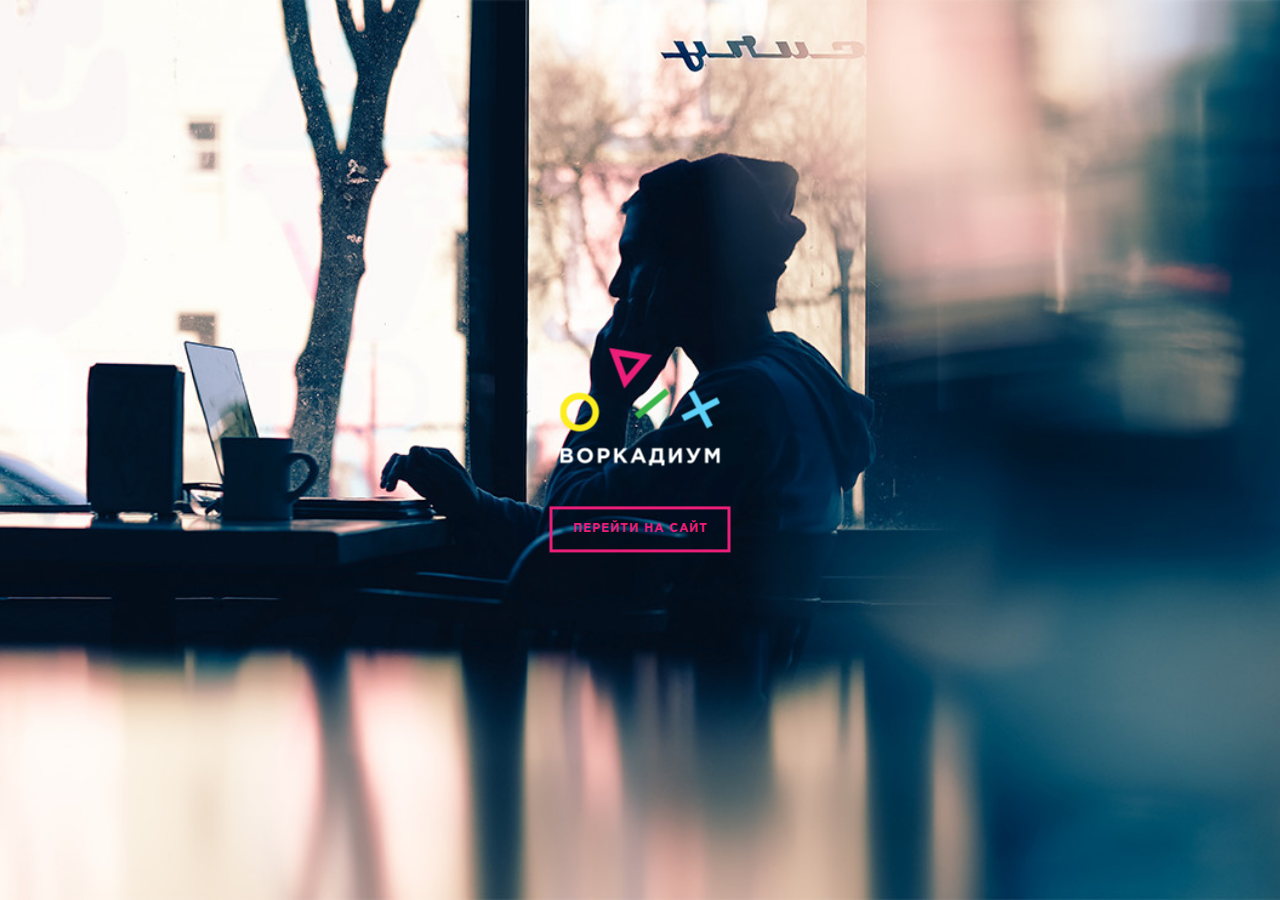
<file: index.html>
<!DOCTYPE html>
<html lang="en">

<head>
    <meta charset="UTF-8">
    <meta name="viewport" content="width=1100">
    <meta http-equiv="X-UA-Compatible" content="ie=edge">
    <link rel="stylesheet" href="css/main.css">
    <title>Workadium</title>
</head>

<body>
    <section class="intro">
        <div class="intro__block">
            <div class="intro__anim">
                <div class="intro__logo">
                    <img src="img/logo/logo-intro.png" alt="logo" class="intro__img">
                </div>
                <div class="intro__btn">
                    <a href="main.html" class="intro__link">Перейти на сайт</a>
                </div>
            </div>
        </div>
    </section>

    <script src="app.js"></script>
</body>

</html>
</file>
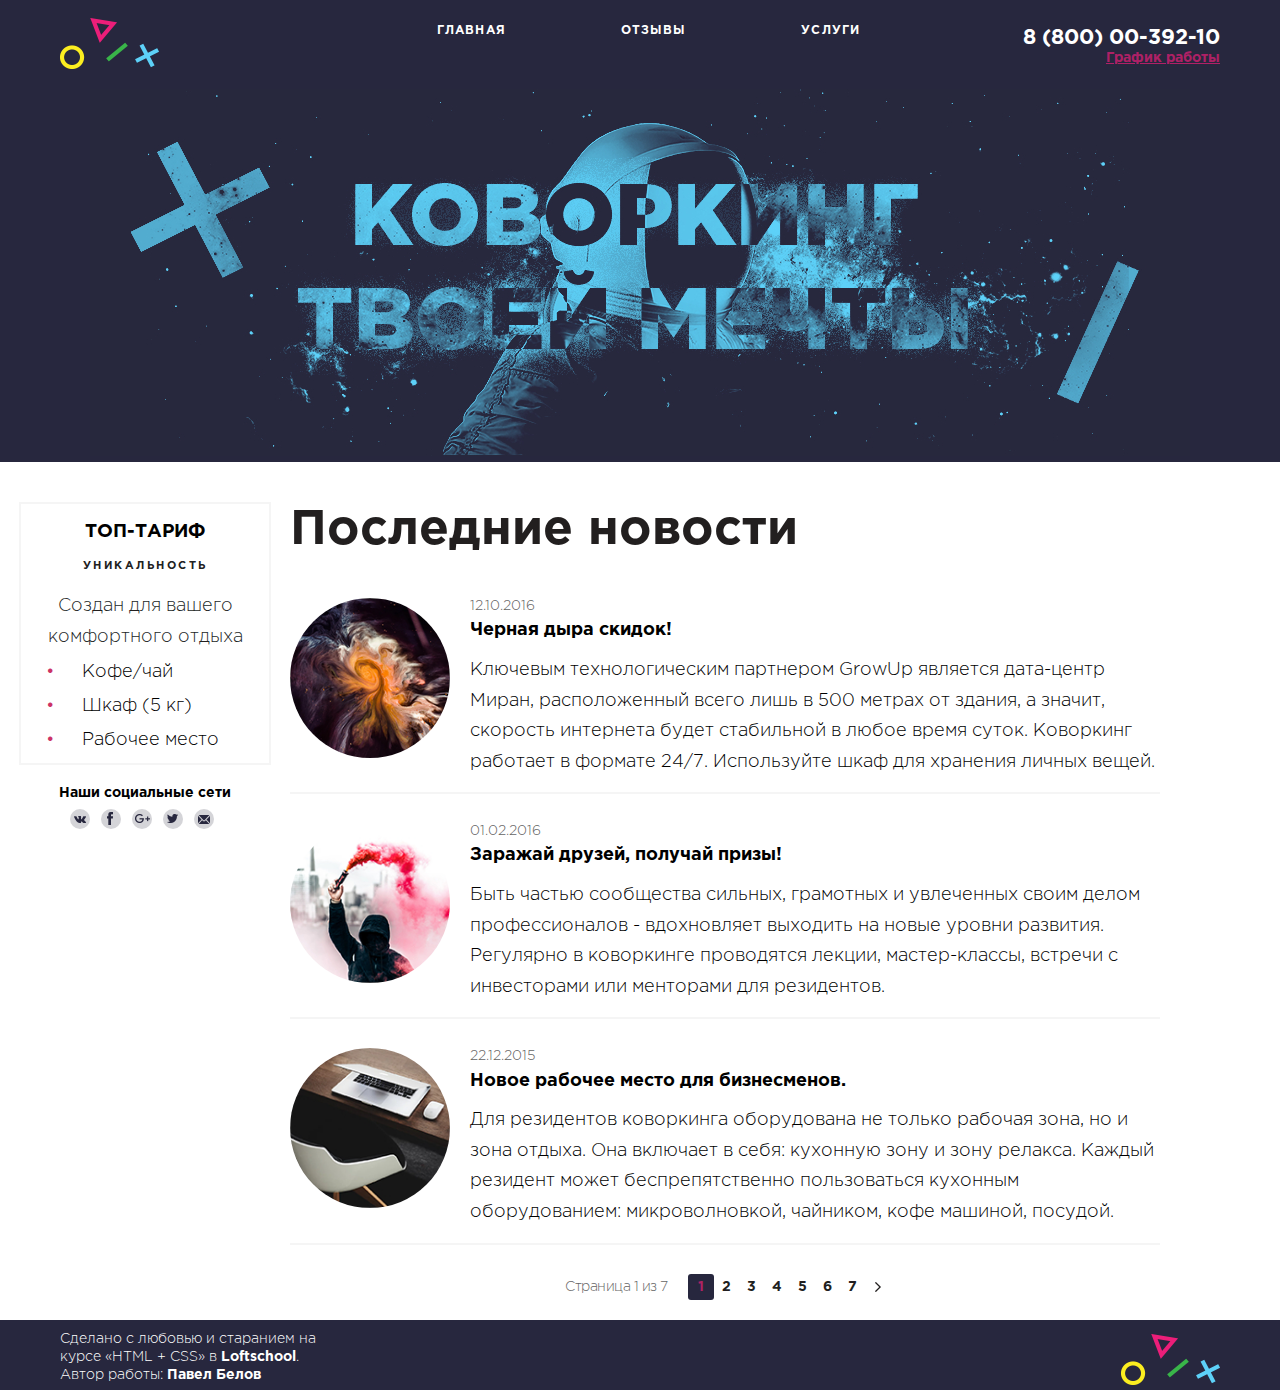
<file: main.html>
<!DOCTYPE html>
<html lang="ru">

<head>
  <meta charset="UTF-8" />
  <meta name="viewport" content="width=1160" />
  <meta http-equiv="X-UA-Compatible" content="ie=edge" />
  <title>Workadium</title>
  <link rel="stylesheet" href="css/main.css" />
</head>

<body>
  <div class="wrapper">
    <header class="header">
      <div class="container">
        <div class="header__row">
          <div class="header__col">
            <a href="#" class="logo">
              <img src="img/logo/logo-fig.png" alt="Coworking" class="logo__img">
            </a>
          </div>
          <div class="header__col">
            <nav class="nav">
              <ul class="nav__list">
                <li class="nav__item">
                  <a href="#" class="nav__link--main-page nav__link--icon nav__link--main nav__link--main-page--active">Главная</a>
                </li>
                <li class="nav__item">
                  <a href="reviews.html" class="nav__link--main-page nav__link--icon nav__link--feed-icon nav__link--feed">Отзывы</a>
                </li>
                <li class="nav__item">
                  <a href="prices.html" class="nav__link--main-page nav__link--icon nav__link--service">Услуги</a>
                </li>
              </ul>
            </nav>
          </div>
          <div class="header__col">
            <adress class="contacts">
              <a href="tel:+78000039210" class="contacts__phone">8 (800) 00-392-10</a>
              <a class="contacts__desc">
                График работы
                <div class="contacts__drop">
                  <div class="contacts__drop-day">пн-вс: 09:00-20:00</div>
                  <div class="contacts__drop-time">обед: 14:00-14:30</div>
                </div>
              </a>
            </adress>
          </div>
        </div>
      </div>
      <section class="banner">
        <div class="container container--small">
          <img src="img/decoration/Banner.jpg" alt="Coworking" class="banner__img">
        </div>
      </section>
    </header>

    <main class="main-content">
      <div class="container main-content__container">
        <aside class="sidebar">
          <div class="feature">
            <h3 class="sidebar__title">ТОП-ТАРИФ</h3>
            <div class="feature__title">Уникальность</div>
            <div class="feature__desc">
              Создан для вашего комфортного отдыха
            </div>
            <ul class="feature__list">
              <li class="feature__item">Кофе/чай</li>
              <li class="feature__item">Шкаф (5 кг)</li>
              <li class="feature__item">Рабочее место</li>
            </ul>
          </div>

          <div class="socials">
            <div class="socials__title">Наши социальные сети</div>
            <ul class="socials__list">
              <li class="socials__item">
                <a href="#" class="socials__link socials__link_vk"></a>
              </li>
              <li class="socials__item">
                <a href="#" class="socials__link socials__link_fb"></a>
              </li>
              <li class="socials__item">
                <a href="#" class="socials__link socials__link_gp"></a>
              </li>
              <li class="socials__item">
                <a href="#" class="socials__link socials__link_tw"></a>
              </li>
              <li class="socials__item">
                <a href="#" class="socials__link socials__link_mail"></a>
              </li>
            </ul>
          </div>
        </aside>

        <section class="last-news">
          <h2 class="title title--big-mar">Последние новости</h2>
          <ul class="last-news__list">
            <li class="last-news__item">
              <div class="news">
                <div class="news__avatar">
                  <img src="img/avatar/avatar_news/blackhole.jpg" alt="blackhole" class="news__img" />
                </div>
                <div class="news__content">
                  <div class="news__data">12.10.2016</div>
                  <h5 class="news__title">Черная дыра скидок!</h5>
                  <p class="news__desc">
                    Ключевым технологическим партнером GrowUp является
                    дата-центр Миран, расположенный всего лишь в 500 метрах
                    от здания, а значит, скорость интернета будет стабильной
                    в любое время суток. Коворкинг работает в формате 24/7.
                    Используйте шкаф для хранения личных вещей.
                  </p>
                </div>
              </div>
            </li>

            <li class="last-news__item">
              <div class="news clearfix">
                <div class="news__avatar">
                  <img src="img/avatar/avatar_news/pinksmoke.jpg" alt="pinksmoke" class="news__img" />
                </div>
                <div class="news__content">
                  <div class="news__data">01.02.2016</div>
                  <h5 class="news__title">
                    Заражай друзей, получай призы!
                  </h5>
                  <p class="news__desc">
                    Быть частью сообщества сильных, грамотных и увлеченных
                    своим делом профессионалов - вдохновляет выходить на
                    новые уровни развития. Регулярно в коворкинге проводятся
                    лекции, мастер-классы, встречи с инвесторами или
                    менторами для резидентов.
                  </p>
                </div>
              </div>
            </li>

            <li class="last-news__item">
              <div class="news clearfix">
                <div class="news__avatar">
                  <img src="img/avatar/avatar_news/workplace.jpg" alt="workspace" class="news__img" />
                </div>
                <div class="news__content">
                  <div class="news__data">22.12.2015</div>
                  <h5 class="news__title">
                    Новое рабочее место для бизнесменов.
                  </h5>
                  <p class="news__desc">
                    Для резидентов коворкинга оборудована не только рабочая
                    зона, но и зона отдыха. Она включает в себя: кухонную
                    зону и зону релакса. Каждый резидент может
                    беспрепятственно пользоваться кухонным оборудованием:
                    микроволновкой, чайником, кофе машиной, посудой.
                  </p>
                </div>
              </div>
            </li>
            <section class="pagination">
              <div class="pagination__info">
                Страница
                <span class="pagination__current">1</span>
                из
                <span class="pagination__total">7</span>
              </div>
              <a href="#" class="pagination__btn pagination--prev"></a>
              <ul class="pagination__list">
                <li class="pagination__item pagination__item--active">
                  <a href="#" class="pagination__link">1</a>
                </li>
                <li class="pagination__item">
                  <a href="#" class="pagination__link">2</a>
                </li>
                <li class="pagination__item">
                  <a href="#" class="pagination__link">3</a>
                </li>
                <li class="pagination__item">
                  <a href="#" class="pagination__link">4</a>
                </li>
                <li class="pagination__item">
                  <a href="#" class="pagination__link">5</a>
                </li>
                <li class="pagination__item">
                  <a href="#" class="pagination__link">6</a>
                </li>
                <li class="pagination__item">
                  <a href="#" class="pagination__link">7</a>
                </li>
              </ul>
              <a href="#" class="pagination__btn pagination__btn--next"></a>
            </section>
          </ul>
        </section>
      </div>
    </main>
  </div>
  <footer class="footer">
    <div class="container footer__container">
      <div class="footer__col footer__copiright">
        <div class="copiright">
          Сделано с любовью и старанием на курсе «HTML + CSS» в
          <a href="#" class="copiright__link">Loftschool</a>. Автор работы:
          <b>Павел Белов</b>
        </div>
      </div>
      <div class="footer__logo">
        <a href="#" class="logo">
          <img src="img/logo/logo-fig.png" alt="comorking-logo" class="logo__img" />
        </a>
      </div>
    </div>
  </footer>

</body>

</html>
</file>
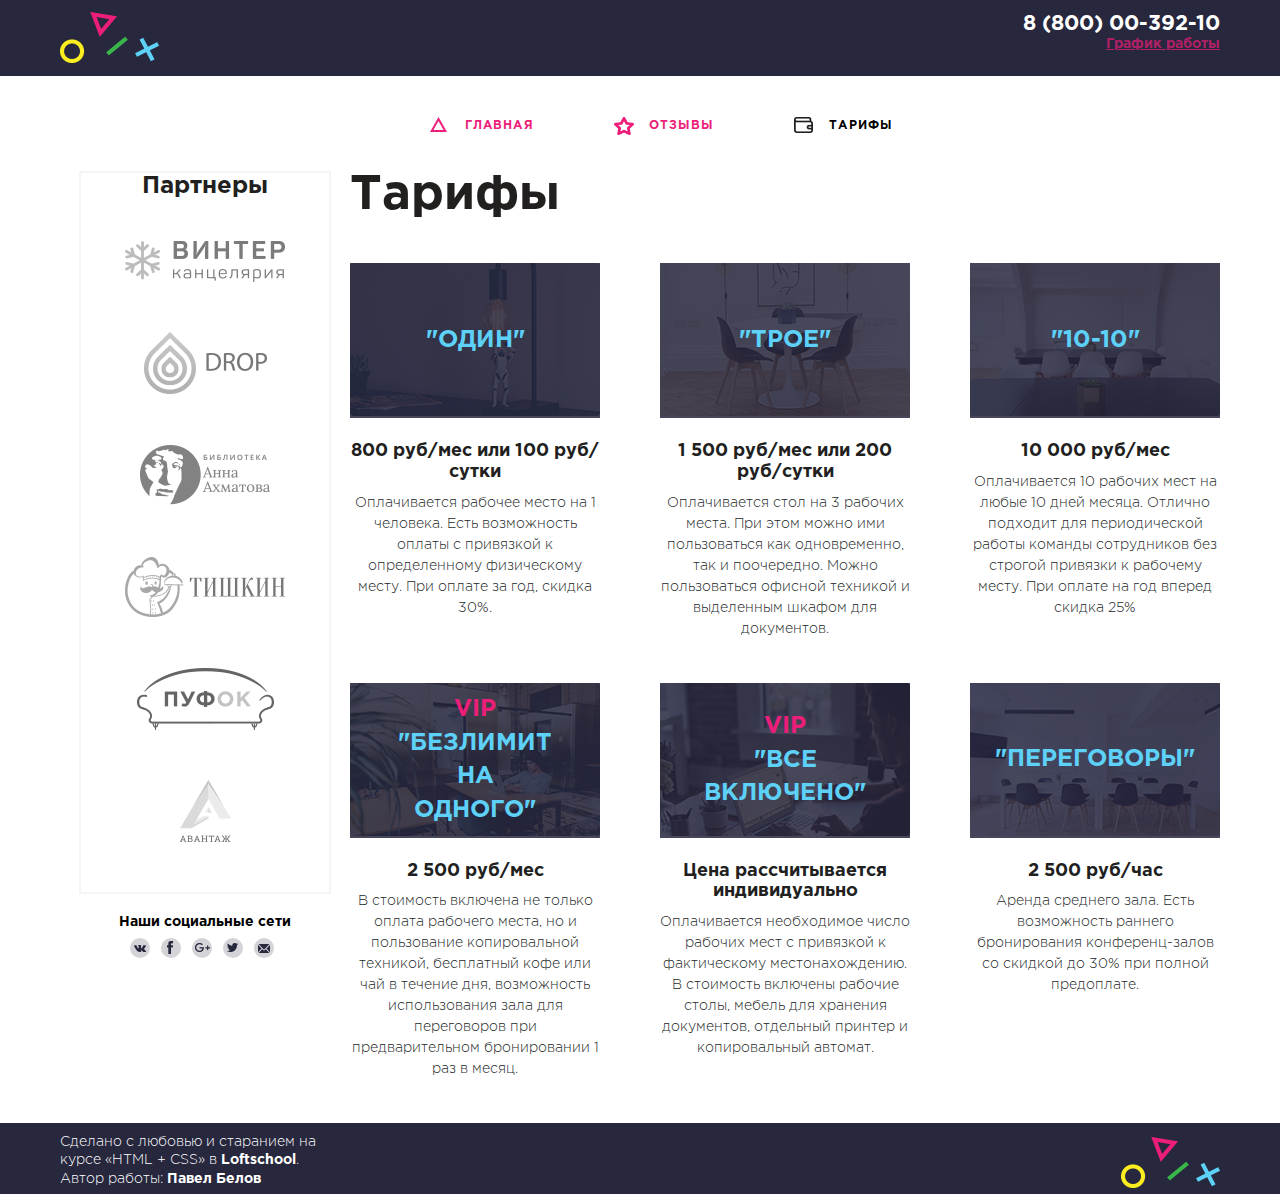
<file: prices.html>
<!DOCTYPE html>
<html lang="en">

<head>
    <meta charset="UTF-8">
    <meta name="viewport" content="width=1100">
    <meta http-equiv="X-UA-Compatible" content="ie=edge">
    <link rel="stylesheet" href="css/main.css">
    <title>Workadium</title>
</head>

<body>
    <header class="header">
        <div class="container">
            <div class="header__top">
                <div class="header__left">
                    <a href="#" class="logo">
                        <img src="img/logo/logo-fig.png" alt="coworking logo" class="logo__img">
                    </a>
                </div>
                <div class="header__right">
                    <adress class="contacts">
                        <a href="tel:+78000039210" class="contacts__phone">8 (800) 00-392-10</a>
                        <div class="contacts__desc">
                            График работы
                            <div class="contacts__drop">
                                <span class="contacts__drop-day">пн-вс: 09:00-20:00</span>
                                <br>
                                <span class="contacts__drop-time">обед: 14:00-14:30</span>
                            </div>
                        </div>
                    </adress>
                </div>
            </div>
        </div>
    </header>

    <div class="content-wrapper">

        <div class="container prices__container">

            <aside class="sidebar">
                <section class="partners">
                    <h2 class="title partners__title">Партнеры</h3>
                        <ul class="partners__list">
                            <li class="partners__item">
                                <div class="partner">
                                    <a href="" class="partner__link">
                                        <img src="img/decoration/partners/vinter.png" alt="partner"
                                            class="partner__logo">
                            <li class="partners__item">
                                <div class="partner">
                                    <a href="" class="partner__link">
                                        <img src="img/decoration/partners/drop.png" alt="partner" class="partner__logo">
                                    </a>
                                </div>
                            </li>
                            <li class="partners__item">
                                <div class="partner">
                                    <a href="" class="partner__link">
                                        <img src="img/decoration/partners/achmatova.png" alt="partner"
                                            class="partner__logo">
                                    </a>
                                </div>
                            </li>
                            <li class="partners__item">
                                <div class="partner">
                                    <a href="" class="partner__link">
                                        <img src="img/decoration/partners/tishkin.png" alt="partner"
                                            class="partner__logo">
                                    </a>
                                </div>
                            </li>
                            <li class="partners__item">
                                <div class="partner">
                                    <a href="" class="partner__link">
                                        <img src="img/decoration/partners/pufok.png" alt="partner"
                                            class="partner__logo">
                                    </a>
                                </div>
                            </li>
                            <li class="partners__item">
                                <div class="partner">
                                    <a href="" class="partner__link">
                                        <img src="img/decoration/partners/avantag.png" alt="partner"
                                            class="partner__logo">
                                    </a>
                                </div>
                            </li>
                        </ul>
                </section>

                <div class="socials">
                    <div class="socials__title">Наши социальные сети</div>
                    <ul class="socials__list">
                        <li class="socials__item">
                            <a href="#" class="socials__link socials__link_vk"></a>
                        </li>
                        <li class="socials__item">
                            <a href="#" class="socials__link socials__link_fb"></a>
                        </li>
                        <li class="socials__item">
                            <a href="#" class="socials__link socials__link_gp"></a>
                        </li>
                        <li class="socials__item">
                            <a href="#" class="socials__link socials__link_tw"></a>
                        </li>
                        <li class="socials__item">
                            <a href="#" class="socials__link socials__link_mail"></a>
                        </li>
                    </ul>
                </div>
            </aside>

            <main class="main-content">

                <nav class="nav">
                    <ul class="nav__list">
                        <li class="nav__item">
                            <a href="main.html" class="nav__link nav__link--icon nav__link--main-icon">Главная</a>
                        </li>
                        <li class="nav__item">
                            <a href="reviews.html" class="nav__link nav__link--icon nav__link--feed-icon">Отзывы</a>
                        </li>
                        <li class="nav__item">
                            <a href="#"
                                class="nav__link nav__link--icon nav__link--wallet-icon nav__link--active">Тарифы</a>
                        </li>
                    </ul>
                </nav>

                <section class="prices">


                    <h2 class="title">Тарифы</h2>
                    <ul class="prices__list">
                        <li class="prices__item">
                            <div class="price">
                                <div class="price__avatar">
                                    <img src="img/decoration/prices/one.jpg" alt="" class="price__avatar-img">
                                    <div class="price__avatar-name">"Один"</div>
                                </div>
                                <div class="price__desc">
                                    <div class="price__desc-name">800 руб/мес или 100 руб/сутки</div>
                                    <div class="price__desc-text">
                                        Оплачивается рабочее место на 1 человека. Есть возможность оплаты с привязкой к
                                        определенному физическому месту. При оплате за год, скидка 30%.
                                    </div>
                                </div>
                            </div>
                        </li>
                        <li class="prices__item">
                            <div class="price">
                                <div class="price__avatar">
                                    <img src="img/decoration/prices/three.jpg" alt="" class="price__avatar-img">
                                    <div class="price__avatar-name">"Трое"</div>
                                </div>
                                <div class="price__desc">
                                    <div class="price__desc-name">1 500 руб/мес или 200 руб/сутки</div>
                                    <div class="price__desc-text">
                                        Оплачивается стол на 3 рабочих места. При этом можно ими пользоваться как
                                        одновременно, так и поочередно. Можно пользоваться офисной техникой и выделенным
                                        шкафом для документов.
                                    </div>
                                </div>
                            </div>
                        </li>
                        <li class="prices__item">
                            <div class="price">
                                <div class="price__avatar">
                                    <img src="img/decoration/prices/10-10.jpg" alt="" class="price__avatar-img">
                                    <div class="price__avatar-name">"10-10"</div>
                                </div>
                                <div class="price__desc">
                                    <div class="price__desc-name">10 000 руб/мес</div>
                                    <div class="price__desc-text">
                                        Оплачивается 10 рабочих мест на любые 10 дней месяца. Отлично подходит для
                                        периодической работы команды сотрудников без строгой привязки к рабочему месту.
                                        При оплате на год вперед скидка 25%
                                    </div>
                                </div>
                            </div>
                        </li>
                        <li class="prices__item">
                            <div class="price">
                                <div class="price__avatar">
                                    <img src="img/decoration/prices/nolimit.jpg" alt="" class="price__avatar-img">
                                    <div class="price__avatar-name">
                                        <span class="price__avatar-vip">VIP</span><br>
                                        "Безлимит на одного"
                                    </div>
                                </div>
                                <div class="price__desc">
                                    <div class="price__desc-name">2 500 руб/мес</div>
                                    <div class="price__desc-text">
                                        В стоимость включена не только оплата рабочего места, но и пользование
                                        копировальной техникой, бесплатный кофе или чай в течение дня, возможность
                                        использования зала для переговоров при предварительном бронировании 1 раз в
                                        месяц.
                                    </div>
                                </div>
                            </div>
                        </li>
                        <li class="prices__item">
                            <div class="price">
                                <div class="price__avatar">
                                    <img src="img/decoration/prices/allin.jpg" alt="" class="price__avatar-img">
                                    <div class="price__avatar-name">
                                        <span class="price__avatar-vip">VIP</span><br>
                                        "Все включено"
                                    </div>
                                </div>
                                <div class="price__desc">
                                    <div class="price__desc-name">Цена рассчитывается индивидуально</div>
                                    <div class="price__desc-text">
                                        Оплачивается необходимое число рабочих мест с привязкой к фактическому
                                        местонахождению. В стоимость включены рабочие столы, мебель для хранения
                                        документов, отдельный принтер и копировальный автомат.
                                    </div>
                                </div>
                            </div>
                        </li>
                        <li class="prices__item">
                            <div class="price">
                                <div class="price__avatar">
                                    <img src="img/decoration/prices/peregovori.jpg" alt="" class="price__avatar-img">
                                    <div class="price__avatar-name">"Переговоры"</div>
                                </div>
                                <div class="price__desc">
                                    <div class="price__desc-name">2 500 руб/час</div>
                                    <div class="price__desc-text">
                                        Аренда среднего зала. Есть возможность раннего бронирования конференц-залов со
                                        скидкой до 30% при полной предоплате.
                                    </div>
                                </div>
                            </div>
                        </li>
                    </ul>
                </section>

            </main>

        </div>
        <footer class="footer">
            <div class="container footer__container">
              <div class="footer__col footer__copiright">
                <div class="copiright">
                  Сделано с любовью и старанием на курсе «HTML + CSS» в
                  <a href="#" class="copiright__link">Loftschool</a>. Автор работы:
                  <b>Павел Белов</b>
                </div>
              </div>
              <div class="footer__logo">
                <a href="#" class="logo">
                  <img src="img/logo/logo-fig.png" alt="comorking-logo" class="logo__img" />
                </a>
              </div>
            </div>
          </footer>
    </div>

</body>

</html>
</file>
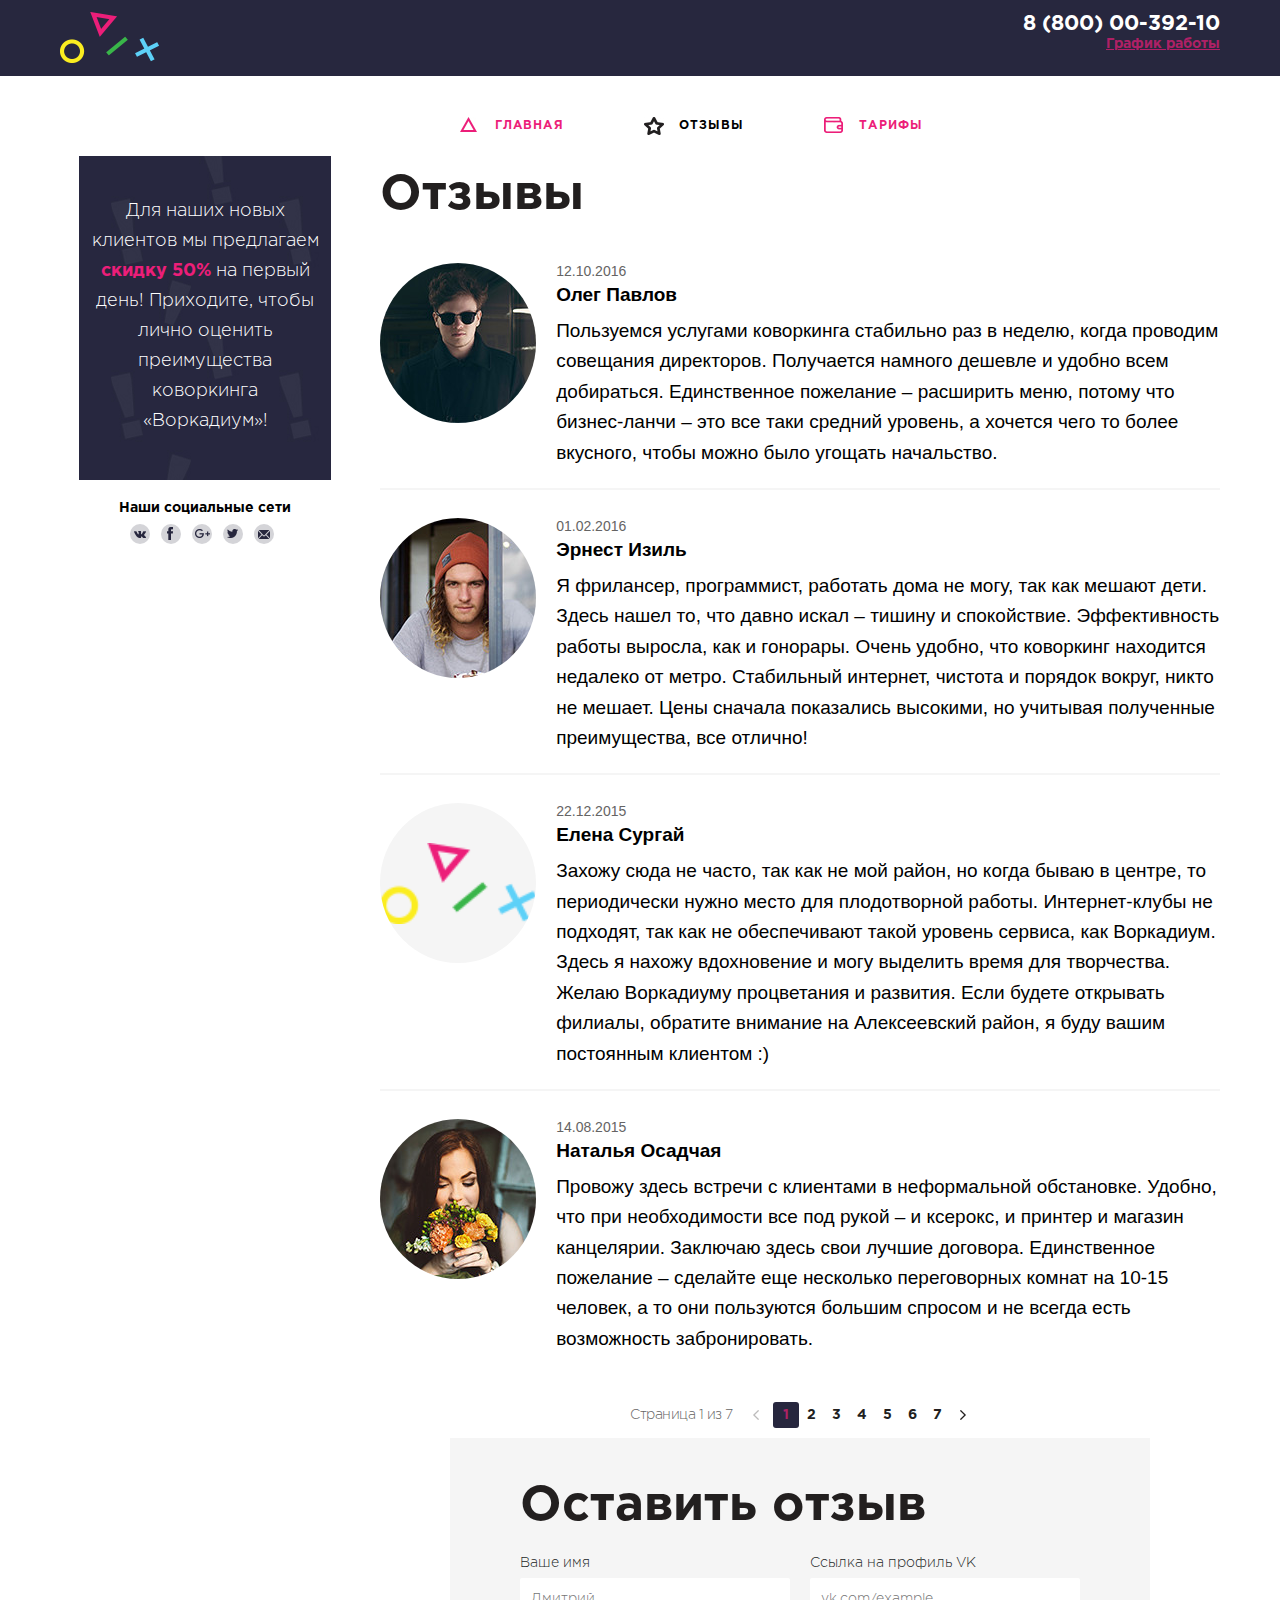
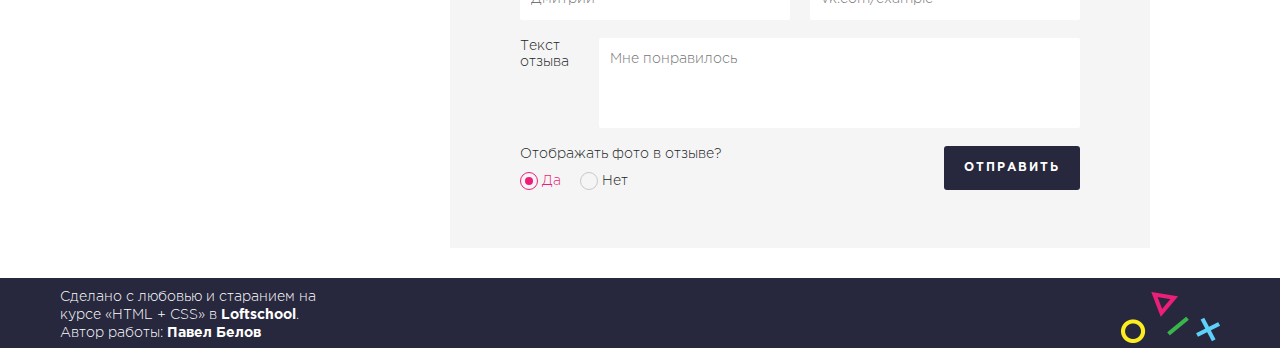
<file: reviews.html>
<!DOCTYPE html>
<html lang="en">

<head>
    <meta charset="UTF-8">
    <meta name="viewport" content="width=device-width, initial-scale=1.0">
    <meta http-equiv="X-UA-Compatible" content="ie=edge">
    <link rel="stylesheet" href="css/main.css">
    <title>Workadium</title>
</head>

<body>
    <div class="wrapper">

        <header class="header">
            <div class="container">
                <div class="header__top">
                    <div class="header__left">
                        <a href="#" class="logo">
                            <img src="img/logo/logo-fig.png" alt="coworking logo" class="logo__img">
                        </a>
                    </div>
                    <div class="header__right">
                        <adress class="contacts">
                            <a href="tel:+78000039210" class="contacts__phone">8 (800) 00-392-10</a>
                            <div class="contacts__desc">
                                График работы
                                <div class="contacts__drop">
                                    <span class="contacts__drop-day">пн-вс: 09:00-20:00</span>
                                    <br>
                                    <span class="contacts__drop-time">обед: 14:00-14:30</span>
                                </div>
                            </div>
                        </adress>
                    </div>
                </div>

            </div>
        </header>

        <div class="content-wrapper">

            <div class="container main-content__container">

                <aside class="sidebar">

                    <section class="pattern">
                        <div class="pattern__content-text">
                            Для наших новых клиентов мы предлагаем <span>скидку 50%</span> на первый день! Приходите,
                            чтобы
                            лично оценить преимущества коворкинга «Воркадиум»!
                        </div>
                    </section>

                    <div class="socials">
                        <div class="socials__title">Наши социальные сети</div>
                        <ul class="socials__list">
                            <li class="socials__item">
                                <a href="#" class="socials__link socials__link_vk"></a>
                            </li>
                            <li class="socials__item">
                                <a href="#" class="socials__link socials__link_fb"></a>
                            </li>
                            <li class="socials__item">
                                <a href="#" class="socials__link socials__link_gp"></a>
                            </li>
                            <li class="socials__item">
                                <a href="#" class="socials__link socials__link_tw"></a>
                            </li>
                            <li class="socials__item">
                                <a href="#" class="socials__link socials__link_mail"></a>
                            </li>
                        </ul>
                    </div>
                </aside>

                <main class="main-content main-content--big-pad">
                    <nav class="nav">
                        <ul class="nav__list">
                            <li class="nav__item">
                                <a href="main.html" class="nav__link nav__link--icon nav__link--main-icon">Главная</a>
                            </li>
                            <li class="nav__item">
                                <a href="#"
                                    class="nav__link nav__link--icon nav__link--feed-icon nav__link--active">Отзывы</a>
                            </li>
                            <li class="nav__item">
                                <a href="prices.html"
                                    class="nav__link nav__link--icon nav__link--wallet-icon">Тарифы</a>
                            </li>
                        </ul>
                    </nav>
                    <section class="reviews">
                        <h2 class="title">Отзывы</h2>
                        <ul class="reviews__list">
                            <li class="reviews__item">
                                <div class="review">
                                    <div class="review__avatar">
                                        <img src="img/avatar/avatar_reviews/vcvb.jpg" alt="avatar1" class="review__img">
                                    </div>
                                    <div class="review__content">
                                        <div class="review__data">12.10.2016</div>
                                        <h5 class="review__title">Олег Павлов</h5>
                                        <p class="review__desc">
                                            Пользуемся услугами коворкинга стабильно раз в неделю, когда проводим
                                            совещания директоров. Получается намного дешевле и удобно всем добираться.
                                            Единственное пожелание – расширить меню, потому что бизнес-ланчи – это все
                                            таки средний уровень, а хочется чего то более вкусного, чтобы можно было
                                            угощать начальство.
                                        </p>
                                    </div>
                                </div>
                            </li>
                            <li class="reviews__item">
                                <div class="review">
                                    <div class="review__avatar">
                                        <img src="img/avatar/avatar_reviews/fdfd.jpg" alt="avatar2" class="review__img">
                                    </div>
                                    <div class="review__content">
                                        <div class="review__data">01.02.2016</div>
                                        <h5 class="review__title">Эрнест Изиль</h5>
                                        <p class="review__desc">
                                            Я фрилансер, программист, работать дома не могу, так как мешают дети. Здесь
                                            нашел то, что давно искал – тишину и спокойствие. Эффективность работы
                                            выросла, как и гонорары. Очень удобно, что коворкинг находится недалеко от
                                            метро. Стабильный интернет, чистота и порядок вокруг, никто не мешает. Цены
                                            сначала показались высокими, но учитывая полученные преимущества, все
                                            отлично!
                                        </p>
                                    </div>
                                </div>
                            </li>
                            <li class="reviews__item">
                                <div class="review">
                                    <div class="review__avatar">
                                        <img src="img/avatar/avatar_reviews/logo-fig.png" alt="avatar3"
                                            class="default__img">
                                    </div>
                                    <div class="review__content">
                                        <div class="review__data">22.12.2015</div>
                                        <h5 class="review__title">Елена Сургай</h5>
                                        <p class="review__desc">
                                            Захожу сюда не часто, так как не мой район, но когда бываю в центре, то
                                            периодически нужно место для плодотворной работы. Интернет-клубы не
                                            подходят, так как не обеспечивают такой уровень сервиса, как Воркадиум.
                                            Здесь я нахожу вдохновение и могу выделить время для творчества. Желаю
                                            Воркадиуму процветания и развития. Если будете открывать филиалы, обратите
                                            внимание на Алексеевский район, я буду вашим постоянным клиентом :)
                                        </p>
                                    </div>
                                </div>
                            </li>

                            </li>
                            <li class="reviews__item">
                                <div class="review">
                                    <div class="review__avatar">
                                        <img src="img/avatar/avatar_reviews/swcnamirzyc-danielle-marroquin.jpg"
                                            alt="avatar4" class="review__img">
                                    </div>
                                    <div class="review__content">
                                        <div class="review__data">14.08.2015</div>
                                        <h5 class="review__title">Наталья Осадчая</h5>
                                        <p class="review__desc">
                                            Провожу здесь встречи с клиентами в неформальной обстановке. Удобно, что при
                                            необходимости все под рукой – и ксерокс, и принтер и магазин канцелярии.
                                            Заключаю здесь свои лучшие договора. Единственное пожелание – сделайте еще
                                            несколько переговорных комнат на 10-15 человек, а то они пользуются большим
                                            спросом и не всегда есть возможность забронировать.
                                        </p>
                                    </div>
                                </div>
                            </li>
                        </ul>
                    </section>

                    <section class="pagination">
                        <div class="pagination__info">Страница
                            <span class="pagination__current">1</span> из
                            <span class="pagination__total">7</span>
                        </div>
                        <a href="#" class="pagination__btn pagination__btn--prev"></a>
                        <ul class="pagination__list">
                            <li class="pagination__item pagination__item--active">
                                <a href="#" class="pagination__link">1</a>
                            </li>
                            <li class="pagination__item">
                                <a href="#" class="pagination__link">2</a>
                            </li>
                            <li class="pagination__item">
                                <a href="#" class="pagination__link">3</a>
                            </li>
                            <li class="pagination__item">
                                <a href="#" class="pagination__link">4</a>
                            </li>
                            <li class="pagination__item">
                                <a href="#" class="pagination__link">5</a>
                            </li>
                            <li class="pagination__item">
                                <a href="#" class="pagination__link">6</a>
                            </li>
                            <li class="pagination__item">
                                <a href="#" class="pagination__link">7</a>
                            </li>
                        </ul>
                        <a href="#" class="pagination__btn pagination__btn--next"></a>
                    </section>

                    <section class="feedback">
                        <div class="feedback__content">
                            <h2 class="title title--lit-mar">Оставить отзыв</h2>
                            <form action="" class="form">
                                <div class="form__row">
                                    <div class="form__col">
                                        <label for="name" class="form__label">Ваше имя</label>
                                        <input type="text" name="name" id="name" placeholder="Дмитрий"
                                            class="form__input">
                                    </div>
                                    <div class="form__col">
                                        <label for="vk" class="form__label">Ссылка на профиль VK</label>
                                        <input type="text" name="vk" id="vk" placeholder="vk.com/example"
                                            class="form__input">
                                    </div>
                                </div>
                                <div class="form__row">
                                    <label for="comments" class="form__label">Текст отзыва</label>
                                    <textarea name="comments" id="comments" class="form__input form__input--textarea"
                                        placeholder="Мне понравилось"></textarea>
                                </div>
                                <div class="form__row">
                                    <div class="form__col">
                                        <div class="form__controls">
                                            <div class="form__controls-title">Отображать фото в отзыве?</div>
                                            <div class="form__controls-radios">
                                                <label class="form__radio">
                                                    <input type="radio" class="form__radio-elem" name="photo" checked>
                                                    <div class="form__radio-fake"></div>
                                                    <div class="form__radio-title">Да</div>
                                                </label>
                                                <label class="form__radio">
                                                    <input type="radio" class="form__radio-elem" name="photo">
                                                    <div class="form__radio-fake"></div>
                                                    <div class="form__radio-title">Нет</div>
                                                </label>
                                            </div>
                                        </div>
                                    </div>
                                    <div class="form__col form__col-right">
                                        <button type="submit" class="form__submit">Отправить</button>
                                    </div>
                                </div>
                        </div>
                        </form>
            </div>
            </section>

            </main>

        </div>




    </div>

    </div>

    <footer class="footer">
        <div class="container footer__container">
            <div class="footer__col footer__copiright">
                <div class="copiright">
                    Сделано с любовью и старанием на курсе «HTML + CSS» в
                    <a href="#" class="copiright__link">Loftschool</a>. Автор работы:
                    <b>Павел Белов</b>
                </div>
            </div>
            <div class="footer__logo">
                <a href="#" class="logo">
                    <img src="img/logo/logo-fig.png" alt="comorking-logo" class="logo__img" />
                </a>
            </div>
        </div>
    </footer>

</body>

</html>
</file>
<file: css/main.css>
/* layout settings */

@import url("fonts.css");
@import url("layout/normalize.css");
@import url("layout/base.css");

/* blocks */

@import url("blocks/global.css");
@import url("blocks/header.css");
@import url("blocks/footer.css");
@import url("blocks/nav.css");
@import url("blocks/breadcrumbs.css");
@import url("blocks/pagination.css");
@import url("blocks/dropdown.css");

/* Intro page */

@import url('intro/intro-animate.css');
@import url('intro/intro.css');

/* Main page */

@import url('main/banner.css');
@import Url('main/features.css');
@import url('main/last-news.css');

/* Reviews page */

@import url('reviews/reviews.css');
@import url('reviews/pattern.css');
@import url('reviews/feedback.css');

/* Prices page */

@import url('prices/prices.css');
@import url('prices/partners.css');
</file>
